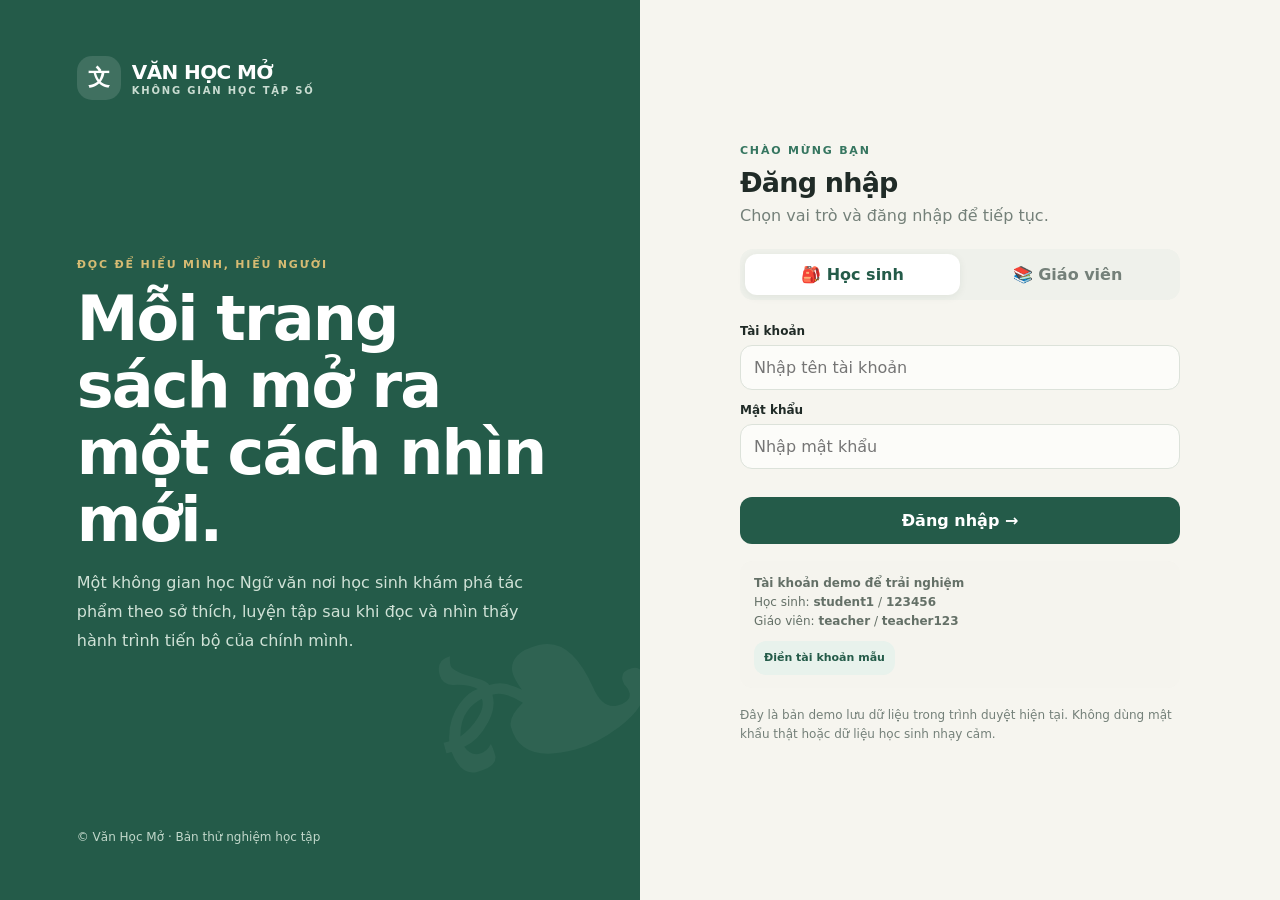
<file: van-hoc-mo/index.html>
<!DOCTYPE html>
<html lang="vi">
<head>
<meta charset="UTF-8" />
<meta name="viewport" content="width=device-width, initial-scale=1.0" />
<title>Văn Học Mở | Không gian học tập</title>
<meta name="description" content="Văn Học Mở — không gian đọc hiểu tác phẩm văn học và theo dõi tiến độ học tập." />
<meta name="theme-color" content="#245b49" />
<link rel="canonical" href="https://duongchiyeuminhanh.com/" />
<style>
:root{--ink:#202b27;--muted:#748079;--paper:#f6f5ef;--white:#fff;--green:#245b49;--green2:#367660;--mint:#e8f2ec;--gold:#e7bd67;--line:#e4e8e0;--rose:#f8e9e4;--blue:#eaf0fa;--shadow:0 14px 40px #20392b0d}
*{box-sizing:border-box}body{margin:0;background:var(--paper);color:var(--ink);font-family:Inter,ui-sans-serif,system-ui,-apple-system,BlinkMacSystemFont,"Segoe UI",sans-serif}button,input{font:inherit}button{cursor:pointer;border:0;border-radius:12px;padding:11px 16px;font-weight:750;transition:.15s}button:hover{transform:translateY(-1px)}button:disabled{opacity:.45;cursor:not-allowed;transform:none}.primary{background:var(--green);color:white}.secondary{background:var(--mint);color:var(--green)}.ghost{background:transparent;border:1px solid var(--line);color:var(--ink)}.soft{background:#f4f2e9;color:#6f5a2f}.danger{background:var(--rose);color:#973d2b}.hidden{display:none!important}.wrap{max-width:1180px;margin:auto;padding:22px 26px 48px}.topbar{display:flex;align-items:center;justify-content:space-between;gap:18px;margin-bottom:28px}.brand{display:flex;align-items:center;gap:11px;font-weight:900;font-size:20px;letter-spacing:-.6px}.brandmark{width:44px;height:44px;background:var(--green);border-radius:15px;display:grid;place-items:center;color:white;font-size:22px}.brand small{display:block;font-size:10px;letter-spacing:1.8px;color:var(--muted);font-weight:750;margin-top:1px}.userbar{display:flex;align-items:center;gap:10px;color:var(--muted);font-size:13px}.avatar{width:36px;height:36px;display:grid;place-items:center;background:#e8d8bd;color:#705329;border-radius:50%;font-weight:900}.panel{background:var(--white);border:1px solid var(--line);border-radius:24px;padding:26px;box-shadow:var(--shadow)}.eyebrow{font-size:11px;font-weight:900;letter-spacing:1.8px;text-transform:uppercase;color:var(--green2)}h1,h2,h3,p{margin-top:0}h1{font-size:clamp(32px,4vw,50px);line-height:1.08;letter-spacing:-1.9px;margin:15px 0}h2{font-size:27px;letter-spacing:-.8px;margin-bottom:8px}h3{font-size:18px;letter-spacing:-.3px;margin-bottom:8px}.muted{color:var(--muted)}.small{font-size:12px}.lead{font-size:16px;line-height:1.7;color:#626e66}.row{display:flex;align-items:center;gap:12px}.between{justify-content:space-between}.grid{display:grid;gap:18px}.hero{grid-template-columns:1.1fr .9fr;align-items:stretch}.hero-art{min-height:315px;background:linear-gradient(145deg,#224c3f,#397761);border-radius:22px;position:relative;overflow:hidden;display:flex;align-items:flex-end;padding:28px;color:white}.hero-art:before{content:"✳";position:absolute;right:10px;top:-50px;font-size:250px;color:#ffffff12}.hero-art:after{content:"文";position:absolute;right:35px;top:20px;font-size:150px;line-height:1;color:#ffffff1a;font-weight:900}.art-copy{position:relative;z-index:1;max-width:330px}.art-copy h2{font-size:30px}.pill{display:inline-flex;padding:7px 10px;border-radius:100px;background:var(--mint);color:var(--green);font-size:11px;font-weight:800;letter-spacing:.3px;align-items:center;gap:6px}.pill.gold{background:#fff3d9;color:#876323}.stats{grid-template-columns:repeat(3,1fr);margin-top:18px}.stat{padding:18px;border-radius:18px;background:#fff;border:1px solid var(--line)}.stat strong{font-size:25px;display:block;letter-spacing:-.7px}.stat span{font-size:12px;color:var(--muted)}.section-head{display:flex;justify-content:space-between;align-items:end;gap:18px;margin:34px 0 16px}.section-head p{margin:0}.work-grid{grid-template-columns:repeat(3,minmax(0,1fr))}.work-card{background:#fff;border:1px solid var(--line);border-radius:20px;overflow:hidden;display:flex;flex-direction:column;min-height:250px}.work-cover{height:106px;display:flex;align-items:end;padding:15px;color:#fff;position:relative;overflow:hidden}.work-cover:after{content:attr(data-mark);position:absolute;right:10px;top:-22px;font-size:108px;line-height:1;color:#ffffff22;font-weight:900}.cover-green{background:linear-gradient(130deg,#275642,#6d9871)}.cover-blue{background:linear-gradient(130deg,#394f76,#8c9eba)}.cover-rose{background:linear-gradient(130deg,#914f47,#d59c7f)}.cover-gold{background:linear-gradient(130deg,#79613b,#c6a45a)}.cover-violet{background:linear-gradient(130deg,#554b71,#a39ac0)}.cover-teal{background:linear-gradient(130deg,#286d70,#75b1a6)}.work-body{padding:17px;display:flex;flex-direction:column;flex:1}.work-meta{font-size:11px;color:var(--muted);font-weight:750;text-transform:uppercase;letter-spacing:.9px}.work-body p{font-size:13px;line-height:1.55;color:#66736a;margin:8px 0 16px}.work-body .row{margin-top:auto;justify-content:space-between}.progress{height:7px;border-radius:8px;background:#e8ece7;overflow:hidden}.progress span{display:block;height:100%;background:var(--green2);border-radius:8px}.form-label{font-size:12px;font-weight:800;display:block;margin:13px 0 7px}.field{width:100%;border:1px solid #dce2da;background:#fcfcf9;border-radius:12px;padding:12px 13px;outline:none;color:var(--ink)}.field:focus{border-color:var(--green2);box-shadow:0 0 0 3px #36766015}.login-shell{min-height:100vh;display:grid;grid-template-columns:1fr 1fr}.login-left{background:var(--green);color:white;padding:56px clamp(28px,6vw,90px);display:flex;flex-direction:column;justify-content:space-between;position:relative;overflow:hidden}.login-left:after{content:"❧";position:absolute;bottom:2%;right:-5%;font-size:310px;color:#ffffff0d;transform:rotate(-15deg)}.login-left h1{max-width:600px;font-size:clamp(38px,5vw,62px)}.login-left p{max-width:490px;color:#d0e2d7;line-height:1.8}.login-left .eyebrow{color:#d6bb73}.login-right{display:grid;place-items:center;padding:34px}.login-card{width:min(100%,440px)}.role-switch{display:grid;grid-template-columns:1fr 1fr;padding:5px;border-radius:13px;background:#eff1eb;margin:24px 0}.role-switch button{background:transparent;color:var(--muted)}.role-switch button.active{background:#fff;color:var(--green);box-shadow:0 2px 8px #20392b12}.demo{font-size:12px;line-height:1.6;padding:13px 14px;background:#f5f4ee;border-radius:12px;margin-top:17px;color:#647067}.toast{position:fixed;bottom:22px;left:50%;transform:translateX(-50%);background:#22372e;color:#fff;padding:12px 18px;border-radius:12px;box-shadow:var(--shadow);z-index:20;font-size:13px}.chips{display:flex;flex-wrap:wrap;gap:9px;margin:12px 0}.chip{border:1px solid var(--line);background:#fff;color:#58665d;border-radius:99px;padding:9px 13px;font-size:13px}.chip.selected{background:var(--green);border-color:var(--green);color:#fff}.prefs-layout{grid-template-columns:.7fr 1.3fr;align-items:start}.note{background:#fff8e7;border:1px solid #f1e2bb;border-radius:15px;padding:15px;font-size:13px;color:#77643a;line-height:1.6}.reading-layout{grid-template-columns:minmax(0,1fr) 290px;align-items:start}.reading-text{font-family:Georgia,"Times New Roman",serif;font-size:18px;line-height:1.95;white-space:pre-line;color:#33433a}.reading-title{font-family:Georgia,"Times New Roman",serif;font-size:34px;letter-spacing:-.6px}.quote{border-left:3px solid var(--gold);padding:8px 0 8px 17px;color:#58655c;font-style:italic;margin:20px 0}.quiz-option{display:flex;gap:12px;align-items:flex-start;border:1px solid var(--line);padding:14px;border-radius:13px;margin:9px 0;cursor:pointer;line-height:1.5}.quiz-option input{margin-top:5px;accent-color:var(--green)}.quiz-option:has(input:checked){border-color:var(--green2);background:#f1f7f2}.quiz-question{padding:18px 0;border-bottom:1px solid var(--line)}.teacher-grid{grid-template-columns:1.4fr .8fr;align-items:start}.table-wrap{overflow-x:auto}table{width:100%;border-collapse:collapse;font-size:13px}th,td{text-align:left;padding:14px 10px;border-bottom:1px solid var(--line);white-space:nowrap}th{font-size:10px;text-transform:uppercase;letter-spacing:1px;color:var(--muted)}.status{font-size:11px;font-weight:850;padding:6px 9px;border-radius:99px;background:#eff3ed;color:#427354}.status.in-progress{background:#fff3dc;color:#86672c}.status.not-started{background:#edf0f3;color:#6b7580}.student-row{cursor:pointer}.student-row:hover{background:#fafbf8}.barline{display:grid;grid-template-columns:100px 1fr 38px;align-items:center;gap:9px;margin:14px 0;font-size:12px}.barline .progress{height:9px}.empty{padding:30px;text-align:center;color:var(--muted)}.backlink{background:transparent;border:0;color:var(--green2);padding:0;font-weight:800}.footer{font-size:11px;color:#99a199;text-align:center;margin-top:32px}.answer-tag{display:inline-block;font-size:11px;font-weight:800;padding:5px 8px;border-radius:8px}.correct{color:#267349;background:#e4f5ea}.incorrect{color:#9e4b3e;background:#fbe9e5}.activity-list{display:grid;gap:10px}.activity{display:flex;gap:11px;align-items:flex-start;font-size:13px;padding:12px;border-bottom:1px solid var(--line)}.activity:last-child{border:0}.dot{width:9px;height:9px;border-radius:50%;background:var(--gold);margin-top:5px;flex:none}
@media(max-width:850px){.hero,.prefs-layout,.reading-layout,.teacher-grid{grid-template-columns:1fr}.work-grid{grid-template-columns:repeat(2,minmax(0,1fr))}.login-shell{grid-template-columns:1fr}.login-left{display:none}.login-right{min-height:100vh}.stats{grid-template-columns:1fr 1fr}.topbar{align-items:flex-start}.userbar>span{display:none}}
@media(max-width:560px){.wrap{padding:16px}.work-grid{grid-template-columns:1fr}.panel{padding:20px}.section-head{align-items:flex-start;flex-direction:column}.stats{grid-template-columns:1fr 1fr}.reading-text{font-size:17px}.topbar{margin-bottom:18px}.brand{font-size:17px}}
</style>
</head>
<body>
<div id="app"></div>
<div id="toast" class="toast hidden" role="status"></div>
<script>
const WORKS = [
 {id:'qua-deo-ngang',title:'Qua Đèo Ngang',author:'Bà Huyện Thanh Quan',genre:'Thơ trung đại',period:'Thơ • Lớp 7',tags:['Thiên nhiên','Cảm xúc','Thơ','Tình quê'],level:'Cơ bản',mark:'詩',cover:'cover-green',description:'Cảnh đèo lúc chiều tà gợi nỗi cô đơn, nhớ nước thương nhà và tâm trạng của người lữ khách.',reading:`Bước tới Đèo Ngang, bóng xế tà,\nCỏ cây chen đá, lá chen hoa.\nLom khom dưới núi, tiều vài chú,\nLác đác bên sông, chợ mấy nhà.\nNhớ nước đau lòng con quốc quốc,\nThương nhà mỏi miệng cái gia gia.\nDừng chân đứng lại, trời, non, nước,\nMột mảnh tình riêng, ta với ta.`,intro:'Bài thơ khắc họa cảnh Đèo Ngang trong thời khắc chiều tà. Không gian rộng, vắng và những dấu hiệu sự sống thưa thớt làm nổi bật tâm trạng cô đơn, hoài cổ của nhân vật trữ tình.',questions:[{q:'Thời điểm được gợi ra ngay ở câu thơ đầu là gì?',opts:['Bình minh','Bóng xế tà','Đêm khuya','Buổi trưa'],a:1,why:'“Bóng xế tà” cho biết thời điểm chiều muộn, góp phần tạo sắc thái man mác buồn.'},{q:'Cụm từ “lom khom”, “lác đác” có tác dụng nổi bật nào?',opts:['Làm cảnh vật trở nên đông vui','Nhấn mạnh sự hùng vĩ dữ dội','Gợi dáng vẻ nhỏ bé, thưa vắng của sự sống','Miêu tả một phiên chợ náo nhiệt'],a:2,why:'Hai từ láy gợi hình làm nổi bật sự nhỏ bé và thưa thớt giữa không gian rộng lớn.'},{q:'“Một mảnh tình riêng, ta với ta” thể hiện điều gì?',opts:['Niềm vui hội ngộ','Tâm sự riêng tư, cô đơn của nhân vật trữ tình','Sự tức giận với người đi đường','Lời mời bạn bè đến chơi'],a:1,why:'Câu kết thu lại không gian vào thế giới nội tâm, nhấn mạnh nỗi cô đơn và tâm sự riêng.'}]},
 {id:'ban-den-choi-nha',title:'Bạn đến chơi nhà',author:'Nguyễn Khuyến',genre:'Thơ trào phúng / trữ tình',period:'Thơ • Lớp 7',tags:['Tình bạn','Hài hước','Thơ','Đời sống'],level:'Cơ bản',mark:'友',cover:'cover-gold',description:'Tiếng cười hóm hỉnh làm nổi bật tình bạn chân thành, vượt lên trên vật chất và lễ nghi.',reading:`Đã bấy lâu nay, bác tới nhà,\nTrẻ thời đi vắng, chợ thời xa.\nAo sâu nước cả, khôn chài cá,\nVườn rộng rào thưa, khó đuổi gà.\nCải chửa ra cây, cà mới nụ,\nBầu vừa rụng rốn, mướp đương hoa.\nĐầu trò tiếp khách, trầu không có,\nBác đến chơi đây, ta với ta.`,intro:'Bài thơ dựng lên tình huống tiếp bạn rất đặc biệt: mọi thứ tưởng như sẵn có lại đều thiếu hoặc chưa dùng được. Cách nói hóm hỉnh dẫn đến lời khẳng định tình bạn chân thành, không phụ thuộc mâm cao cỗ đầy.',questions:[{q:'Tình huống tiếp bạn trong bài thơ có điểm gì đặc biệt?',opts:['Gia chủ chuẩn bị rất chu đáo','Mọi thứ đều thiếu hoặc chưa thể dùng để đãi bạn','Hai người gặp nhau ngoài chợ','Bạn đến để vay tiền'],a:1,why:'Các chi tiết về trẻ, chợ, cá, gà, rau quả và trầu đều tạo nên tình huống thiếu thốn đầy hóm hỉnh.'},{q:'Giọng điệu chủ đạo của bài thơ là gì?',opts:['Hóm hỉnh, thân tình','Bi thương, tuyệt vọng','Oai nghiêm, trang trọng','Gay gắt, thù địch'],a:0,why:'Cách liệt kê những cái “không có” tạo tiếng cười nhẹ nhàng, thân mật.'},{q:'Thông điệp chính của bài thơ là gì?',opts:['Muốn có bạn phải giàu có','Lễ nghi quan trọng hơn tình cảm','Tình bạn chân thành không đặt nặng vật chất','Không nên đón khách ở nhà'],a:2,why:'Điều quý giá nhất khi bạn đến chơi là tình cảm chân thành, không phải đồ ăn thức uống.'}]},
 {id:'lao-hac',title:'Lão Hạc',author:'Nam Cao',genre:'Truyện ngắn hiện thực',period:'Truyện • Lớp 8',tags:['Gia đình','Xã hội','Cảm xúc','Đời sống'],level:'Trung bình',mark:'家',cover:'cover-rose',description:'Số phận người nông dân nghèo và vẻ đẹp của lòng tự trọng, tình yêu thương trong hoàn cảnh khốn cùng.',reading:`Lão Hạc là một người nông dân nghèo, sống cùng con chó mà lão yêu quý như một người thân. Con trai vì không đủ tiền cưới vợ nên bỏ đi làm đồn điền cao su. Lão ở lại một mình, làm thuê và chắt chiu từng chút để giữ mảnh vườn cho con.\n\nKhi bệnh tật, mất mùa khiến cuộc sống ngày càng khó khăn, lão buộc phải bán con chó. Quyết định ấy khiến lão đau đớn, day dứt. Lão gửi ông giáo tiền lo ma chay và nhờ giữ hộ mảnh vườn, quyết không tiêu vào phần của con.\n\nQua câu chuyện, người đọc thấy được cảnh nghèo đói bủa vây người nông dân trước Cách mạng, đồng thời cảm nhận tình yêu con sâu nặng, lòng tự trọng và nhân cách đáng quý của lão Hạc.`,intro:'Đây là phần đọc học tập tóm lược nội dung và chủ đề của truyện, không thay thế văn bản đầy đủ. Hãy chú ý mối quan hệ giữa hoàn cảnh nghèo đói, tình yêu con và lựa chọn giữ gìn lòng tự trọng của nhân vật.',questions:[{q:'Lão Hạc cố giữ lại mảnh vườn chủ yếu vì điều gì?',opts:['Muốn bán được giá cao','Muốn để lại cho con trai','Muốn xây nhà mới','Không thích người khác làm vườn'],a:1,why:'Mảnh vườn là phần lão muốn giữ lại cho con trai sau này.'},{q:'Việc bán cậu Vàng khiến lão Hạc cảm thấy thế nào?',opts:['Vui mừng vì có thêm tiền','Thờ ơ, không quan tâm','Đau đớn, day dứt','Tức giận với ông giáo'],a:2,why:'Con chó là người bạn thân thiết nên việc bán nó khiến lão đau khổ, ân hận.'},{q:'Phẩm chất nổi bật của lão Hạc qua câu chuyện là gì?',opts:['Ích kỷ và tham lam','Lòng tự trọng và tình yêu thương con','Ham danh vọng','Thích hưởng thụ'],a:1,why:'Dù nghèo khổ, lão vẫn nghĩ cho con và cố giữ gìn lòng tự trọng.'}]},
 {id:'chi-pheo',title:'Chí Phèo',author:'Nam Cao',genre:'Truyện ngắn hiện thực',period:'Truyện • Lớp 11',tags:['Xã hội','Cảm xúc','Tâm lý','Đời sống'],level:'Nâng cao',mark:'人',cover:'cover-blue',description:'Bi kịch bị cự tuyệt quyền làm người và khát vọng được trở lại với cộng đồng.',reading:`Chí Phèo vốn là một người nông dân hiền lành nhưng bị đẩy vào tù bởi những thế lực ở làng Vũ Đại. Khi trở về, Chí biến dạng cả về ngoại hình lẫn tính cách, thường xuyên say rượu và gây sự. Bá Kiến lợi dụng Chí như một công cụ để giải quyết mâu thuẫn.\n\nCuộc gặp gỡ với Thị Nở và bát cháo hành đem đến cho Chí một khoảnh khắc thức tỉnh. Lần đầu sau nhiều năm, Chí cảm nhận được sự chăm sóc giản dị và khao khát sống lương thiện. Nhưng định kiến của xã hội đã chặn mất con đường trở về.\n\nTác phẩm đặt ra câu hỏi đau đớn về quyền làm người: một con người có thể bị xã hội đẩy ra ngoài lề đến mức nào, và cộng đồng phải chịu trách nhiệm gì trước bi kịch ấy?`,intro:'Phần đọc này tóm lược các nút thắt chính và chủ đề nhân đạo của truyện. Khi học, hãy chú ý sự thay đổi tâm lý của Chí trước và sau cuộc gặp Thị Nở.',questions:[{q:'Bát cháo hành có ý nghĩa gì đối với Chí Phèo?',opts:['Chỉ giúp Chí no bụng','Khơi dậy cảm giác được yêu thương và khát vọng lương thiện','Khiến Chí muốn rời làng','Là món quà của Bá Kiến'],a:1,why:'Bát cháo hành là sự chăm sóc chân thành, giúp Chí thức tỉnh và khao khát trở lại làm người lương thiện.'},{q:'Bi kịch trung tâm của Chí Phèo là gì?',opts:['Không có tài sản thừa kế','Bị cự tuyệt quyền làm người và con đường trở về cộng đồng','Không muốn làm việc','Mất khả năng đọc viết'],a:1,why:'Tác phẩm phản ánh quá trình bị tha hóa và sự cự tuyệt của xã hội khi Chí muốn hoàn lương.'},{q:'Tác phẩm thể hiện rõ giá trị nhân đạo nào?',opts:['Ca ngợi bạo lực','Phủ nhận khả năng thay đổi của con người','Xót thương con người và phản ánh xã hội đã đẩy họ vào bi kịch','Khuyên người nghèo tránh giao tiếp'],a:2,why:'Tác phẩm lên án xã hội tàn nhẫn và thể hiện niềm cảm thương với khát vọng làm người.'}]},
 {id:'truyen-kieu',title:'Truyện Kiều',author:'Nguyễn Du',genre:'Truyện thơ Nôm',period:'Truyện thơ • Lớp 9',tags:['Tình yêu','Gia đình','Cảm xúc','Thơ'],level:'Trung bình',mark:'夢',cover:'cover-violet',description:'Tác phẩm lớn về số phận con người, tình yêu, chữ hiếu và khát vọng công lý.',reading:`Truyện Kiều kể về cuộc đời Thúy Kiều, một người con gái tài sắc. Vì biến cố gia đình, Kiều quyết định bán mình để cứu cha và em, từ đó trải qua nhiều năm lưu lạc, chịu nhiều bất công và đau khổ.\n\nTrên hành trình ấy, Kiều gặp những con người với tính cách và số phận khác nhau. Tác phẩm vừa khắc họa tài năng, phẩm giá và đời sống nội tâm phong phú của nhân vật, vừa phơi bày những thế lực đồng tiền và bất công đã chà đạp con người.\n\nQua số phận Thúy Kiều, Nguyễn Du thể hiện niềm thương cảm sâu sắc đối với con người, đặc biệt là người phụ nữ, đồng thời đặt ra những suy ngẫm về tình yêu, chữ hiếu và công lý.`,intro:'Phần đọc học tập tóm lược cốt truyện và chủ đề. Hãy nhìn nhận các lựa chọn của Thúy Kiều trong bối cảnh những ràng buộc gia đình và xã hội thời phong kiến.',questions:[{q:'Quyết định bán mình của Thúy Kiều xuất phát chủ yếu từ điều gì?',opts:['Mong muốn rời xa gia đình','Muốn cứu cha và em, thể hiện chữ hiếu','Muốn trở nên nổi tiếng','Muốn đi du lịch'],a:1,why:'Kiều hy sinh tình riêng và bản thân để cứu gia đình, thể hiện sâu sắc chữ hiếu.'},{q:'Một giá trị nhân đạo nổi bật của Truyện Kiều là gì?',opts:['Đề cao sự giàu có bằng mọi giá','Cảm thương số phận con người và người phụ nữ','Ủng hộ mọi bất công xã hội','Chỉ kể chuyện phiêu lưu'],a:1,why:'Nguyễn Du thể hiện sự cảm thông sâu sắc với những đau khổ và phẩm giá của con người.'},{q:'Tác phẩm được viết chủ yếu bằng thể loại nào?',opts:['Truyện thơ Nôm','Kịch nói','Tùy bút hiện đại','Sử thi bằng văn xuôi'],a:0,why:'Truyện Kiều là truyện thơ Nôm, viết bằng thể thơ lục bát.'}]},
 {id:'dong-chi',title:'Đồng chí',author:'Chính Hữu',genre:'Thơ hiện đại',period:'Thơ • Lớp 9',tags:['Tình bạn','Chiến tranh','Cảm xúc','Thơ'],level:'Cơ bản',mark:'兵',cover:'cover-teal',description:'Tình đồng đội hình thành từ chung cảnh ngộ, lý tưởng và những năm tháng chiến đấu gian khổ.',reading:`Bài thơ khắc họa những người lính xuất thân từ các miền quê nghèo, cùng chung nhiệm vụ và trải qua thiếu thốn nơi chiến trường. Từ những điểm tương đồng trong hoàn cảnh, họ thấu hiểu, sẻ chia và gắn bó với nhau.\n\nTình đồng chí hiện lên qua những chi tiết đời thường: cùng chịu rét, cùng chia sẻ khó khăn, cùng đứng bên nhau giữa đêm phục kích. Hình ảnh kết thúc giàu chất biểu tượng làm sáng lên vẻ đẹp bình dị mà kiên cường của người lính.`,intro:'Hãy đọc chú ý sự chuyển biến từ những điểm chung trong hoàn cảnh xuất thân đến sự gắn bó sâu sắc giữa những người lính.',questions:[{q:'Cơ sở hình thành tình đồng chí trong bài thơ là gì?',opts:['Lợi ích vật chất','Chung cảnh ngộ, lý tưởng và nhiệm vụ','Quan hệ họ hàng','Cạnh tranh thành tích'],a:1,why:'Sự tương đồng về xuất thân, nhiệm vụ và lý tưởng tạo nền tảng cho tình đồng chí.'},{q:'Tình đồng chí được thể hiện rõ nhất qua điều gì?',opts:['Sự xa cách','Chia sẻ thiếu thốn và cùng chiến đấu','Những lời khoe khoang','Sự giàu sang'],a:1,why:'Những chi tiết sinh hoạt và chiến đấu cho thấy sự gắn bó, sẻ chia của người lính.'},{q:'Giọng điệu chung của bài thơ là gì?',opts:['Chân thành, mộc mạc mà sâu sắc','Châm biếm gay gắt','Hài hước suốt bài','Lạnh lùng, khách quan'],a:0,why:'Ngôn ngữ mộc mạc tạo nên cảm xúc chân thành, sâu sắc.'}]}
];
const TAGS=['Thơ','Truyện','Tình bạn','Tình yêu','Gia đình','Thiên nhiên','Xã hội','Chiến tranh','Cảm xúc','Hài hước','Tâm lý','Đời sống'];
const DEFAULT_USERS=[{id:'student1',password:'123456',name:'Nguyễn Minh Anh',role:'student',className:'8A'},{id:'student2',password:'123456',name:'Trần Gia Bảo',role:'student',className:'8A'},{id:'student3',password:'123456',name:'Lê Thu Hà',role:'student',className:'8B'},{id:'teacher',password:'teacher123',name:'Cô Nguyễn Thu Hà',role:'teacher',className:'Giáo viên Ngữ văn'}];
let state={user:null,screen:'login',role:'student',selectedTags:[],activeWork:null,quizAnswers:{},quizIndex:0};
const $=id=>document.getElementById(id);
function readStore(key,fallback){try{const v=JSON.parse(localStorage.getItem(key));return v??fallback}catch{return fallback}}
function writeStore(key,value){localStorage.setItem(key,JSON.stringify(value))}
function getUsers(){return readStore('vhm_users',DEFAULT_USERS)}
function getProgress(){return readStore('vhm_progress',{})}
function getUserProgress(id){return getProgress()[id]||{works:{},sessions:[]}}
function userInitials(name){return name.split(' ').slice(-2).map(s=>s[0]).join('').toUpperCase()}
function esc(s){return String(s).replace(/[&<>"']/g,c=>({'&':'&amp;','<':'&lt;','>':'&gt;','"':'&quot;',"'":'&#39;'}[c]))}
function toast(msg){const t=$('toast');t.textContent=msg;t.classList.remove('hidden');clearTimeout(window.toastTimer);window.toastTimer=setTimeout(()=>t.classList.add('hidden'),2800)}
function header(){return `<header class="topbar"><div class="brand"><div class="brandmark">文</div><div>VĂN HỌC MỞ<small>HỌC ĐỌC · SUY NGẪM · TRƯỞNG THÀNH</small></div></div>${state.user?`<div class="userbar"><div class="avatar">${esc(userInitials(state.user.name))}</div><span><b style="color:var(--ink)">${esc(state.user.name)}</b><br>${state.user.role==='teacher'?'Giáo viên':`Học sinh · ${esc(state.user.className||'')}`}</span><button class="ghost" onclick="logout()">Đăng xuất</button></div>`:''}</header>`}
function render(){const app=$('app');if(!state.user){app.innerHTML=loginView();return}if(state.user.role==='teacher'){app.innerHTML=teacherView();return}if(state.screen==='preferences'){app.innerHTML=header()+preferencesView();return}if(state.screen==='reading'){app.innerHTML=header()+readingView();return}if(state.screen==='quiz'){app.innerHTML=header()+quizView();return}app.innerHTML=header()+studentView()}
function loginView(){return `<div class="login-shell"><section class="login-left"><div class="brand" style="color:white"><div class="brandmark" style="background:#ffffff20">文</div><div>VĂN HỌC MỞ<small style="color:#c9dcd1">KHÔNG GIAN HỌC TẬP SỐ</small></div></div><div><div class="eyebrow">Đọc để hiểu mình, hiểu người</div><h1>Mỗi trang sách mở ra một cách nhìn mới.</h1><p>Một không gian học Ngữ văn nơi học sinh khám phá tác phẩm theo sở thích, luyện tập sau khi đọc và nhìn thấy hành trình tiến bộ của chính mình.</p></div><div style="font-size:12px;color:#c2d8cb;position:relative;z-index:1">© Văn Học Mở · Bản thử nghiệm học tập</div></section><section class="login-right"><div class="login-card"><div class="eyebrow">Chào mừng bạn</div><h2 style="margin-top:10px">Đăng nhập</h2><p class="muted">Chọn vai trò và đăng nhập để tiếp tục.</p><div class="role-switch"><button class="${state.role==='student'?'active':''}" onclick="setRole('student')">🎒 Học sinh</button><button class="${state.role==='teacher'?'active':''}" onclick="setRole('teacher')">📚 Giáo viên</button></div><form onsubmit="login(event)"><label class="form-label" for="username">Tài khoản</label><input class="field" id="username" autocomplete="username" placeholder="Nhập tên tài khoản" required><label class="form-label" for="password">Mật khẩu</label><input class="field" id="password" type="password" autocomplete="current-password" placeholder="Nhập mật khẩu" required><div id="login-error" style="color:#ac4536;font-size:12px;margin-top:10px"></div><button class="primary" style="width:100%;margin-top:18px;padding:14px" type="submit">Đăng nhập →</button></form><div class="demo"><b>Tài khoản demo để trải nghiệm</b><br>Học sinh: <b>student1</b> / <b>123456</b><br>Giáo viên: <b>teacher</b> / <b>teacher123</b><br><button class="secondary" style="margin-top:10px;padding:8px 10px;font-size:11px" onclick="fillDemo()">Điền tài khoản mẫu</button></div><p class="small muted" style="margin-top:18px;line-height:1.6">Đây là bản demo lưu dữ liệu trong trình duyệt hiện tại. Không dùng mật khẩu thật hoặc dữ liệu học sinh nhạy cảm.</p></div></section></div>`}
function setRole(role){state.role=role;render()}
function fillDemo(){if($('username')){$('username').value=state.role==='teacher'?'teacher':'student1';$('password').value=state.role==='teacher'?'teacher123':'123456'}}
function login(e){e.preventDefault();const username=$('username').value.trim(),password=$('password').value;const user=getUsers().find(u=>u.id===username&&u.password===password&&u.role===state.role);if(!user){$('login-error').textContent='Tài khoản, mật khẩu hoặc vai trò chưa chính xác.';return}state.user=user;state.screen='home';state.selectedTags=[];if(user.role==='student'){const p=getUserProgress(user.id);p.lastSeen=new Date().toISOString();const all=getProgress();all[user.id]=p;writeStore('vhm_progress',all)}render()}
function logout(){state.user=null;state.screen='login';state.activeWork=null;state.quizAnswers={};render()}
function allWorksForStudent(){const p=getUserProgress(state.user.id);return WORKS.map(w=>({...w,progress:p.works[w.id]||{status:'not-started',attempts:0}}))}
function studentView(){const works=allWorksForStudent(),done=works.filter(w=>w.progress.status==='completed').length,inprogress=works.filter(w=>w.progress.status==='reading'||w.progress.status==='quiz').length,attempts=works.reduce((s,w)=>s+(w.progress.attempts||0),0);const continueWork=works.find(w=>w.progress.status==='reading'||w.progress.status==='quiz')||works.find(w=>w.progress.status==='not-started')||works[0];return `<main class="wrap"><section class="grid hero"><div class="panel" style="display:flex;flex-direction:column;justify-content:center"><div class="eyebrow">Góc học tập của bạn</div><h1>Xin chào, ${esc(state.user.name.split(' ').slice(-1)[0])} 👋</h1><p class="lead">Mỗi tác phẩm là một hành trình. Hôm nay bạn muốn khám phá câu chuyện nào?</p><div class="row" style="flex-wrap:wrap;margin-top:8px"><button class="primary" onclick="startPreferences()">＋ Khám phá tác phẩm mới</button><button class="ghost" onclick="continueLearning('${continueWork.id}')">↗ Học tiếp</button></div><div class="stats"><div class="stat"><strong>${done}</strong><span>Tác phẩm hoàn thành</span></div><div class="stat"><strong>${inprogress}</strong><span>Đang học</span></div><div class="stat"><strong>${attempts}</strong><span>Lượt làm bài</span></div></div></div><div class="hero-art"><div class="art-copy"><span class="pill gold">Gợi ý hôm nay</span><h2>${esc(continueWork.title)}</h2><p style="color:#d6e4dc;line-height:1.6;font-size:13px">${esc(continueWork.description)}</p><button style="background:#fff;color:var(--green)" onclick="continueLearning('${continueWork.id}')">${continueWork.progress.status==='reading'||continueWork.progress.status==='quiz'?'Tiếp tục học':'Bắt đầu đọc'} →</button></div></div></section><div class="section-head"><div><div class="eyebrow">Tiến trình cá nhân</div><h2 style="margin:7px 0 4px">Học tiếp</h2><p class="muted small">Các tác phẩm bạn đã bắt đầu hoặc có thể đọc tiếp.</p></div><button class="ghost" onclick="startPreferences()">Tìm tác phẩm phù hợp</button></div><section class="grid work-grid">${works.filter(w=>w.progress.status==='reading'||w.progress.status==='quiz').length?works.filter(w=>w.progress.status==='reading'||w.progress.status==='quiz').map(workCard).join(''):`<div class="panel empty" style="grid-column:1/-1"><div style="font-size:28px;margin-bottom:8px">📖</div><b>Bạn chưa có tác phẩm đang học</b><p class="small">Chọn tác phẩm mới để bắt đầu hành trình nhé.</p></div>`}</section><div class="section-head"><div><div class="eyebrow">Thư viện chọn lọc</div><h2 style="margin:7px 0 4px">Tác phẩm nổi bật</h2><p class="muted small">Bắt đầu với một tác phẩm được giới thiệu trong thư viện.</p></div><span class="pill">${WORKS.length} tác phẩm</span></div><section class="grid work-grid">${works.slice(0,3).map(workCard).join('')}</section><div class="footer">Văn Học Mở · Tiến độ học tập được ghi nhận trên trình duyệt này.</div></main>`}
function workCard(w){const pr=w.progress||{status:'not-started'},status=pr.status==='completed'?'Đã hoàn thành':pr.status==='reading'?'Đang đọc':pr.status==='quiz'?'Đang làm bài':'Chưa bắt đầu';return `<article class="work-card"><div class="work-cover ${w.cover}" data-mark="${esc(w.mark)}"><span class="pill" style="background:#ffffffdd;color:#2e4d3e">${esc(w.level)}</span></div><div class="work-body"><div class="work-meta">${esc(w.period)} · ${esc(w.genre)}</div><h3 style="margin-top:7px">${esc(w.title)}</h3><div class="small muted">${esc(w.author)}</div><p>${esc(w.description)}</p><div class="row"><span class="small muted">${status}</span><button class="secondary" onclick="${pr.status==='reading'||pr.status==='quiz'?`continueLearning('${w.id}')`:`openWork('${w.id}')`}">${pr.status==='completed'?'Đọc lại':'Mở bài'} →</button></div></div></article>`}
function startPreferences(){state.screen='preferences';state.selectedTags=[];render()}
function preferencesView(){return `<main class="wrap"><button class="backlink" onclick="goHome()">← Về góc học tập</button><div style="margin:20px 0 24px"><div class="eyebrow">Cá nhân hóa hành trình</div><h1 style="font-size:40px;margin:10px 0">Bạn thích đọc về điều gì?</h1><p class="lead" style="max-width:680px">Chọn một hoặc nhiều chủ đề bạn quan tâm. Hệ thống sẽ ưu tiên gợi ý tác phẩm có nội dung gần với sở thích của bạn.</p></div><section class="grid prefs-layout"><aside class="panel"><h3>Chọn sở thích</h3><p class="muted small">Có thể chọn nhiều chủ đề.</p><div class="chips">${TAGS.map(t=>`<button class="chip ${state.selectedTags.includes(t)?'selected':''}" onclick="toggleTag('${t}')">${state.selectedTags.includes(t)?'✓ ':''}${t}</button>`).join('')}</div><div class="note" style="margin-top:20px">💡 <b>Mẹo:</b> Chọn cả thể loại (ví dụ “Thơ”) và chủ đề (ví dụ “Tình bạn”) để gợi ý sát hơn.</div><button class="primary" style="width:100%;margin-top:18px" onclick="recommendWorks()">Gợi ý tác phẩm phù hợp →</button></aside><section><div class="row between" style="margin-bottom:12px"><h3 style="margin:0">Thư viện tác phẩm</h3><span class="small muted" id="recommend-label">Chọn sở thích để sắp xếp</span></div><div id="recommend-list" class="grid work-grid">${WORKS.slice(0,3).map(w=>workCard({...w,progress:getUserProgress(state.user.id).works[w.id]||{status:'not-started'}})).join('')}</div></section></section><div class="footer">Gợi ý dựa trên thẻ chủ đề được gắn cho từng tác phẩm trong thư viện demo.</div></main>`}
function toggleTag(tag){state.selectedTags=state.selectedTags.includes(tag)?state.selectedTags.filter(t=>t!==tag):[...state.selectedTags,tag];render()}
function recommendWorks(){const selected=state.selectedTags;const progress=getUserProgress(state.user.id);let matched=WORKS.map(w=>({...w,score:w.tags.filter(t=>selected.includes(t)).length,progress:progress.works[w.id]||{status:'not-started'}})).sort((a,b)=>b.score-a.score);if(!selected.length)toast('Bạn chưa chọn sở thích, đang hiển thị thư viện nổi bật.');$('recommend-label').textContent=selected.length?`Ưu tiên ${selected.length} chủ đề`:'Tất cả tác phẩm';$('recommend-list').innerHTML=matched.map(w=>workCard(w)).join('');if(selected.length&&matched[0].score===0)toast('Chưa có tác phẩm khớp hoàn toàn; đây là gợi ý gần nhất.');}
function getWork(id){return WORKS.find(w=>w.id===id)}
function updateProgress(workId,patch,activity){const all=getProgress(),userId=state.user.id,p=all[userId]||{works:{},sessions:[]},old=p.works[workId]||{status:'not-started',attempts:0};p.works[workId]={...old,...patch,updatedAt:new Date().toISOString()};p.sessions=p.sessions||[];if(activity)p.sessions.unshift({workId,activity,at:new Date().toISOString()});all[userId]=p;writeStore('vhm_progress',all)}
function openWork(id){state.activeWork=id;state.screen='reading';const old=getUserProgress(state.user.id).works[id]||{};updateProgress(id,{status:'reading',startedAt:old.startedAt||new Date().toISOString()},'Bắt đầu đọc');render()}
function continueLearning(id){const pr=getUserProgress(state.user.id).works[id];if(pr?.status==='quiz'){state.activeWork=id;state.quizAnswers={};state.screen='quiz';render()}else openWork(id)}
function goHome(){state.screen='home';render()}
function readingView(){const w=getWork(state.activeWork);if(!w){goHome();return ''}return `<main class="wrap"><button class="backlink" onclick="goHome()">← Về góc học tập</button><div class="row between" style="margin:20px 0;flex-wrap:wrap"><div><div class="eyebrow">Không gian đọc</div><p class="muted small" style="margin:7px 0 0">${esc(w.period)} · ${esc(w.author)}</p></div><span class="pill">Bước 1 / 2 · Đọc tác phẩm</span></div><section class="grid reading-layout"><article class="panel"><div class="work-meta">${esc(w.genre)}</div><h1 class="reading-title">${esc(w.title)}</h1><p class="muted">${esc(w.author)}</p><div class="quote">${esc(w.intro)}</div><div class="reading-text">${esc(w.reading)}</div><div style="border-top:1px solid var(--line);margin-top:25px;padding-top:22px" class="row between"><span class="small muted">Đọc kỹ trước khi làm câu hỏi kiểm tra.</span><button class="primary" onclick="goQuiz()">Đọc xong · Tiếp tục →</button></div></article><aside class="grid"><div class="panel"><div class="eyebrow">Gợi ý đọc hiểu</div><h3 style="margin-top:8px">Đọc chủ động</h3><p class="small muted" style="line-height:1.7">Trong lúc đọc, hãy chú ý nhân vật trung tâm, bối cảnh, chi tiết nổi bật và cảm xúc hoặc thông điệp của tác phẩm.</p><div class="progress"><span style="width:50%"></span></div><p class="small muted" style="margin:8px 0 0">Tiến trình: Đang đọc</p></div><div class="panel"><div class="eyebrow">Chủ đề</div><div class="chips" style="margin-bottom:0">${w.tags.map(t=>`<span class="pill">${esc(t)}</span>`).join('')}</div></div></aside></section><div class="footer">Nội dung tóm lược trong bản demo nhằm hỗ trợ đọc hiểu, không thay thế văn bản tác phẩm đầy đủ.</div></main>`}
function goQuiz(){updateProgress(state.activeWork,{status:'quiz',readAt:new Date().toISOString()},'Hoàn tất phần đọc');state.screen='quiz';state.quizAnswers={};render()}
function quizView(){const w=getWork(state.activeWork);if(!w){goHome();return ''}return `<main class="wrap"><button class="backlink" onclick="state.screen='reading';render()">← Quay lại phần đọc</button><div style="margin:20px 0"><div class="eyebrow">Kiểm tra sau khi đọc</div><h1 style="font-size:40px;margin:10px 0">Bạn hiểu tác phẩm đến đâu?</h1><p class="lead">${esc(w.title)} · ${w.questions.length} câu hỏi trắc nghiệm</p></div><form onsubmit="submitQuiz(event)"><section class="panel"><div class="row between"><h2>${esc(w.title)}</h2><span class="pill">Bước 2 / 2 · Làm bài</span></div>${w.questions.map((q,i)=>`<div class="quiz-question"><b>Câu ${i+1}.</b> ${esc(q.q)}${q.opts.map((o,j)=>`<label class="quiz-option"><input type="radio" name="q${i}" value="${j}" ${state.quizAnswers[i]===j?'checked':''} required><span>${esc(o)}</span></label>`).join('')}</div>`).join('')}<div class="row between" style="margin-top:22px;flex-wrap:wrap"><span class="small muted">Câu trả lời và kết quả sẽ được lưu để giáo viên theo dõi.</span><button type="submit" class="primary">Nộp bài và xem kết quả →</button></div></section></form></main>`}
function submitQuiz(e){e.preventDefault();const w=getWork(state.activeWork),answers=w.questions.map((q,i)=>Number(new FormData(e.target).get('q'+i))),correct=answers.filter((a,i)=>a===w.questions[i].a).length,score=Math.round(correct/w.questions.length*100),old=getUserProgress(state.user.id).works[w.id]||{};const attempt={score,correct,total:w.questions.length,answers,submittedAt:new Date().toISOString(),details:w.questions.map((q,i)=>({question:q.q,selected:q.opts[answers[i]],correctAnswer:q.opts[q.a],isCorrect:answers[i]===q.a,explanation:q.why}))};const attempts=[...(old.results||[]),attempt];updateProgress(w.id,{status:'completed',attempts:attempts.length,score,lastResult:attempt,results:attempts,completedAt:new Date().toISOString()},`Hoàn thành bài kiểm tra · ${score}%`);state.screen='result';state.result=attempt;renderResult()}
function renderResult(){const app=$('app'),w=getWork(state.activeWork),r=state.result;app.innerHTML=header()+`<main class="wrap"><section class="panel" style="max-width:780px;margin:24px auto;text-align:center;padding:clamp(24px,5vw,50px)"><div style="font-size:48px">${r.score>=70?'🎉':'🌱'}</div><div class="eyebrow" style="margin-top:12px">Kết quả của bạn</div><h1 style="font-size:44px;margin:12px">${r.score}/100 điểm</h1><p class="lead">Bạn trả lời đúng <b>${r.correct}/${r.total}</b> câu hỏi trong tác phẩm <b>${esc(w.title)}</b>.</p><div class="progress" style="height:11px;max-width:440px;margin:22px auto"><span style="width:${r.score}%"></span></div><p class="muted">${r.score>=70?'Bạn đã nắm được nhiều ý chính. Hãy xem lại phần giải thích để ghi nhớ sâu hơn.':'Đừng nản nhé! Đọc lại phần giải thích, sau đó bạn có thể thử một tác phẩm khác.'}</p><div style="text-align:left;margin-top:30px">${r.details.map((d,i)=>`<div style="padding:14px 0;border-bottom:1px solid var(--line)"><div class="row between"><b class="small">Câu ${i+1}. ${esc(d.question)}</b><span class="answer-tag ${d.isCorrect?'correct':'incorrect'}">${d.isCorrect?'Đúng':'Chưa đúng'}</span></div><p class="small" style="margin:9px 0 4px">Bạn chọn: ${esc(d.selected)}</p>${!d.isCorrect?`<p class="small" style="margin:4px 0">Đáp án đúng: <b>${esc(d.correctAnswer)}</b></p>`:''}<p class="small muted" style="line-height:1.6;margin-bottom:0">${esc(d.explanation)}</p></div>`).join('')}</div><div class="row" style="justify-content:center;flex-wrap:wrap;margin-top:28px"><button class="primary" onclick="goHome()">Về góc học tập</button><button class="secondary" onclick="startPreferences()">Khám phá tác phẩm khác</button><button class="ghost" onclick="openWork('${w.id}')">Đọc lại tác phẩm</button></div></section><div class="footer">Kết quả đã được lưu trên trình duyệt này để giáo viên xem trong bảng theo dõi demo.</div></main>`}
function teacherView(){const users=getUsers().filter(u=>u.role==='student'),all=getProgress(),rows=users.map(u=>{const p=all[u.id]||{works:{},sessions:[]},works=Object.values(p.works||{}),completed=works.filter(x=>x.status==='completed'),scores=completed.map(x=>x.score??x.lastResult?.score).filter(x=>typeof x==='number'),avg=scores.length?Math.round(scores.reduce((a,b)=>a+b,0)/scores.length):null;return {...u,p,completed:completed.length,started:works.filter(x=>x.status==='reading'||x.status==='quiz').length,avg,last:works.sort((a,b)=>new Date(b.updatedAt||0)-new Date(a.updatedAt||0))[0]||null}});const totalCompleted=rows.reduce((s,r)=>s+r.completed,0),totalScores=rows.flatMap(r=>Object.values(r.p.works||{}).filter(x=>x.status==='completed').map(x=>x.score??x.lastResult?.score).filter(n=>typeof n==='number')),classAvg=totalScores.length?Math.round(totalScores.reduce((a,b)=>a+b,0)/totalScores.length):0;return `${header()}<main class="wrap"><div class="row between" style="flex-wrap:wrap"><div><div class="eyebrow">Bảng điều khiển giáo viên</div><h1 style="font-size:42px;margin:10px 0">Theo dõi học tập</h1><p class="lead">Quan sát tiến độ đọc, kết quả câu hỏi và các hoạt động gần đây của học sinh.</p></div><button class="secondary" onclick="exportData()">↓ Xuất báo cáo CSV</button></div><section class="grid stats" style="margin:22px 0"><div class="stat"><strong>${users.length}</strong><span>Tài khoản học sinh demo</span></div><div class="stat"><strong>${totalCompleted}</strong><span>Lượt hoàn thành tác phẩm</span></div><div class="stat"><strong>${totalScores.length?classAvg+'%':'—'}</strong><span>Điểm trung bình bài đã nộp</span></div></section><section class="grid teacher-grid"><div class="panel"><div class="row between" style="margin-bottom:12px"><div><h2>Danh sách học sinh</h2><p class="small muted">Chọn một học sinh để xem chi tiết.</p></div><input id="student-search" class="field" placeholder="Tìm học sinh..." style="max-width:190px" oninput="filterStudents()"></div><div class="table-wrap"><table><thead><tr><th>Học sinh</th><th>Lớp</th><th>Tiến độ</th><th>Điểm TB</th><th>Hoạt động</th></tr></thead><tbody id="student-table">${rows.map(teacherRow).join('')}</tbody></table></div><div id="student-detail"></div></div><aside class="grid"><div class="panel"><div class="eyebrow">Tổng quan lớp</div><h3 style="margin-top:8px">Lượt hoàn thành theo tác phẩm</h3>${WORKS.map(w=>{const count=users.reduce((s,u)=>s+((all[u.id]?.works?.[w.id]?.status==='completed')?1:0),0);return `<div class="barline"><span title="${esc(w.title)}">${esc(w.title.length>14?w.title.slice(0,13)+'…':w.title)}</span><div class="progress"><span style="width:${users.length?count/users.length*100:0}%"></span></div><b>${count}</b></div>`}).join('')}<p class="small muted" style="margin:18px 0 0">Số liệu được tính từ kết quả đã lưu trong trình duyệt hiện tại.</p></div><div class="panel"><div class="eyebrow">Hoạt động gần đây</div><h3 style="margin-top:8px">Dấu mốc học tập</h3><div class="activity-list">${recentActivities(users,all)}</div></div><div class="note">🔒 <b>Lưu ý dữ liệu:</b> Đây là bảng theo dõi demo. Các máy hoặc trình duyệt khác không tự đồng bộ. Để triển khai cho lớp học thật cần tài khoản có xác thực phía máy chủ, phân quyền và cơ sở dữ liệu chung.</div></aside></section><div class="footer">Văn Học Mở · Bảng điều khiển giáo viên</div></main>`}
function teacherRow(r){const status=r.completed?'Đã học':r.started?'Đang học':'Chưa bắt đầu',cls=r.completed?'':r.started?'in-progress':'not-started';return `<tr class="student-row" data-name="${esc((r.name+' '+r.id).toLowerCase())}" onclick="showStudent('${r.id}')"><td><div class="row" style="gap:9px"><div class="avatar" style="width:31px;height:31px;font-size:10px">${esc(userInitials(r.name))}</div><span><b>${esc(r.name)}</b><br><span class="small muted">${esc(r.id)}</span></span></div></td><td>${esc(r.className||'—')}</td><td><span class="status ${cls}">${status}</span><br><span class="small muted">${r.completed} tác phẩm</span></td><td>${r.avg===null?'—':r.avg+'%'}</td><td>${r.last?new Date(r.last.updatedAt||0).toLocaleDateString('vi-VN'):'—'}</td></tr>`}
function filterStudents(){const q=$('student-search').value.toLowerCase();document.querySelectorAll('#student-table tr').forEach(r=>r.classList.toggle('hidden',!r.dataset.name.includes(q)))}
function showStudent(id){const user=getUsers().find(u=>u.id===id),p=getUserProgress(id),works=WORKS.map(w=>({...w,pr:p.works?.[w.id]})).filter(w=>w.pr),d=$('student-detail');if(!d)return;d.innerHTML=`<div style="border-top:1px solid var(--line);margin-top:20px;padding-top:20px"><div class="row between"><div><div class="eyebrow">Hồ sơ học tập</div><h3 style="margin:7px 0">${esc(user.name)}</h3><p class="small muted">Lớp ${esc(user.className||'—')} · ${esc(user.id)}</p></div><button class="ghost" onclick="this.closest('#student-detail').innerHTML=''">Đóng</button></div>${works.length?works.map(w=>`<div style="border:1px solid var(--line);border-radius:14px;padding:14px;margin:11px 0"><div class="row between" style="align-items:flex-start;gap:10px"><div><b>${esc(w.title)}</b><div class="small muted" style="margin-top:5px">${w.pr.status==='completed'?'Đã hoàn thành':w.pr.status==='quiz'?'Đang làm bài':'Đang đọc'} · ${w.pr.updatedAt?new Date(w.pr.updatedAt).toLocaleString('vi-VN'):'—'}</div></div><span class="pill">${w.pr.score!==undefined?w.pr.score+'%':'Đang học'}</span></div>${w.pr.lastResult?`<div class="small" style="margin-top:12px">${w.pr.lastResult.details.map((a,i)=>`<div style="padding:8px 0;border-top:1px solid var(--line)"><span class="answer-tag ${a.isCorrect?'correct':'incorrect'}">Câu ${i+1}: ${a.isCorrect?'Đúng':'Sai'}</span><div style="margin-top:6px">${esc(a.question)}</div><div class="muted" style="margin-top:4px">Trả lời: ${esc(a.selected)}${a.isCorrect?'':` · Đáp án: ${esc(a.correctAnswer)}`}</div></div>`).join('')}</div>`:''}</div>`).join(''):`<div class="empty">Học sinh chưa có hoạt động được ghi nhận.</div>`}</div>`;d.scrollIntoView({behavior:'smooth',block:'nearest'})}
function recentActivities(users,all){const arr=[];users.forEach(u=>(all[u.id]?.sessions||[]).forEach(s=>arr.push({...s,name:u.name})));arr.sort((a,b)=>new Date(b.at)-new Date(a.at));if(!arr.length)return '<div class="empty">Chưa có hoạt động được ghi nhận.</div>';return arr.slice(0,6).map(a=>`<div class="activity"><span class="dot"></span><div><b>${esc(a.name)}</b><div>${esc(a.activity)} · ${esc(getWork(a.workId)?.title||'Tác phẩm')}</div><span class="small muted">${new Date(a.at).toLocaleString('vi-VN')}</span></div></div>`).join('')}
function exportData(){const users=getUsers().filter(u=>u.role==='student'),all=getProgress(),lines=[['Tài khoản','Họ tên','Lớp','Tác phẩm','Trạng thái','Điểm gần nhất','Số lượt làm','Thời gian cập nhật']];users.forEach(u=>WORKS.forEach(w=>{const p=all[u.id]?.works?.[w.id];if(p)lines.push([u.id,u.name,u.className||'',w.title,p.status,p.score??'',p.attempts||0,p.updatedAt||''])}));const csv='\ufeff'+lines.map(row=>row.map(v=>'"'+String(v).replace(/"/g,'""')+'"').join(',')).join('\r\n');const blob=new Blob([csv],{type:'text/csv;charset=utf-8;'}),url=URL.createObjectURL(blob),a=document.createElement('a');a.href=url;a.download='bao-cao-van-hoc-mo.csv';a.click();URL.revokeObjectURL(url);toast('Đã tạo báo cáo CSV.')}
// Render functions are exposed to inline event handlers in this standalone demo.
render();
</script>
</body>
</html>
</file>
